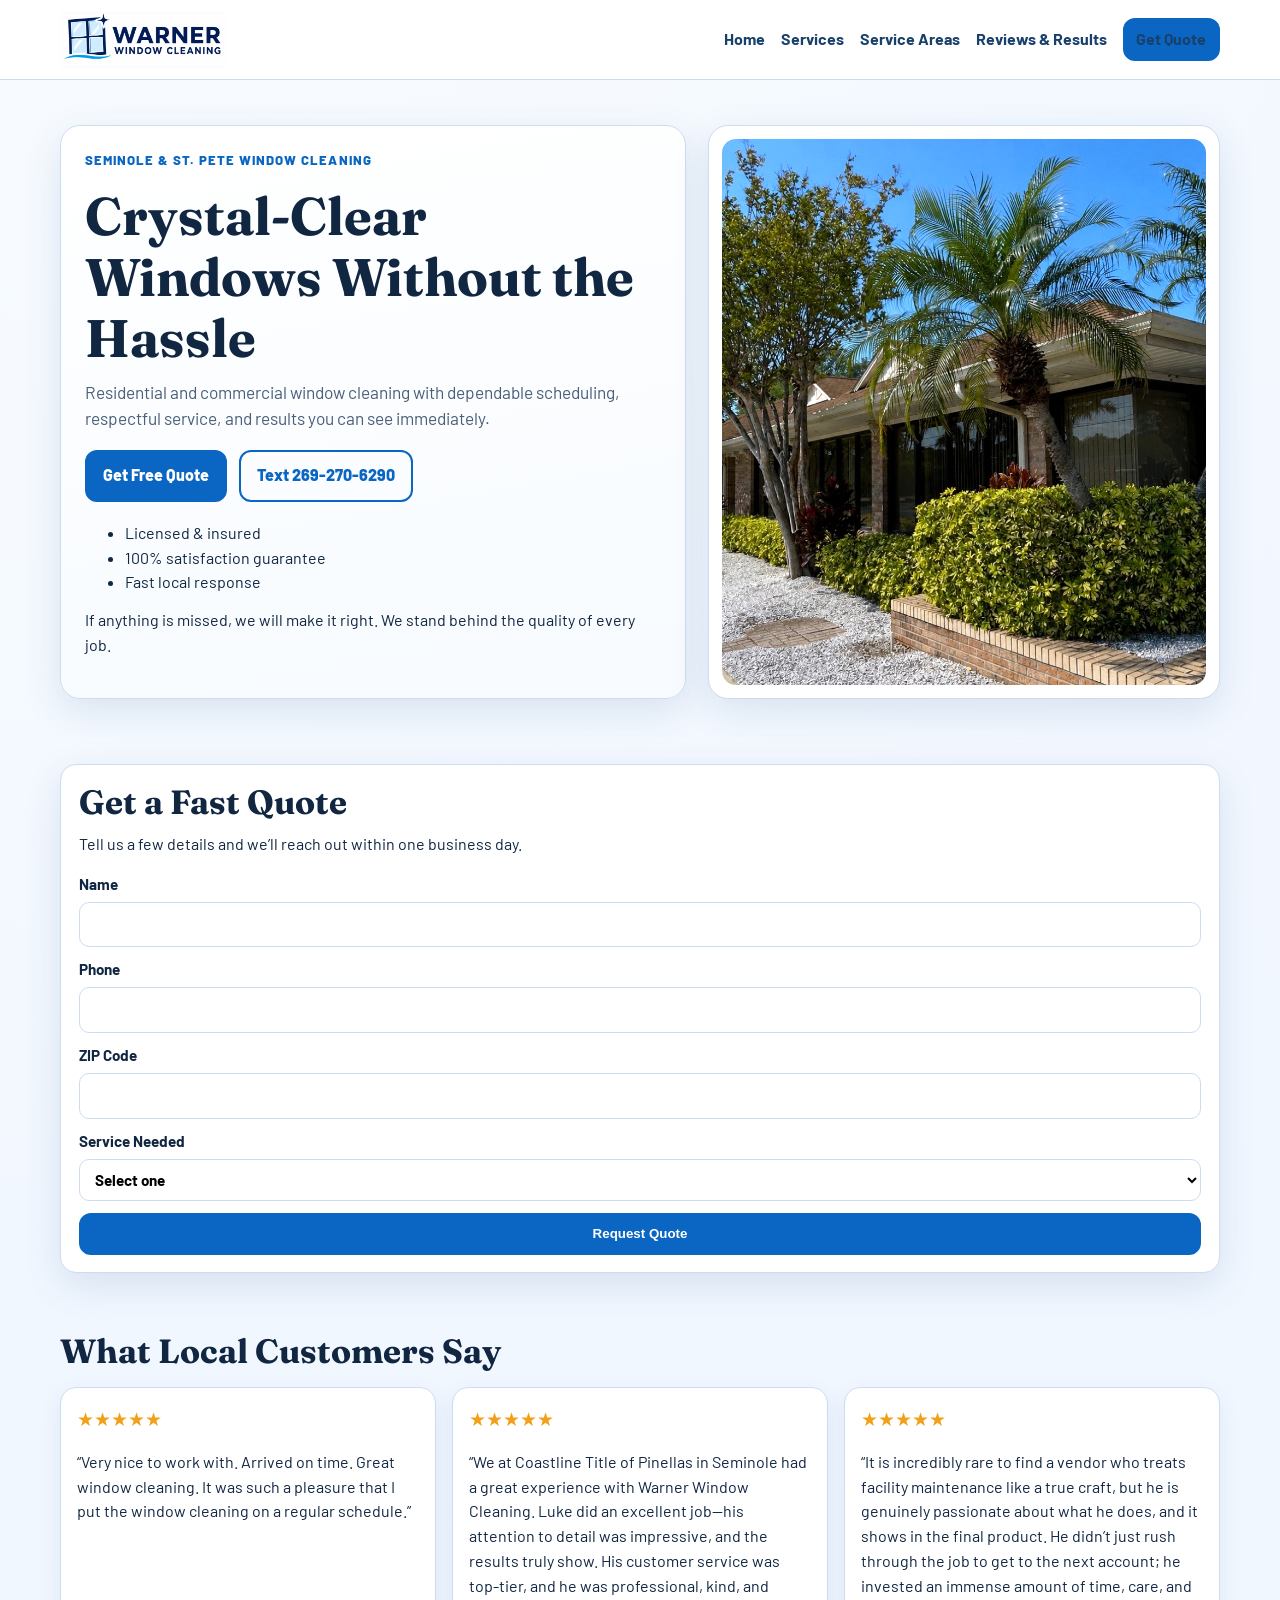
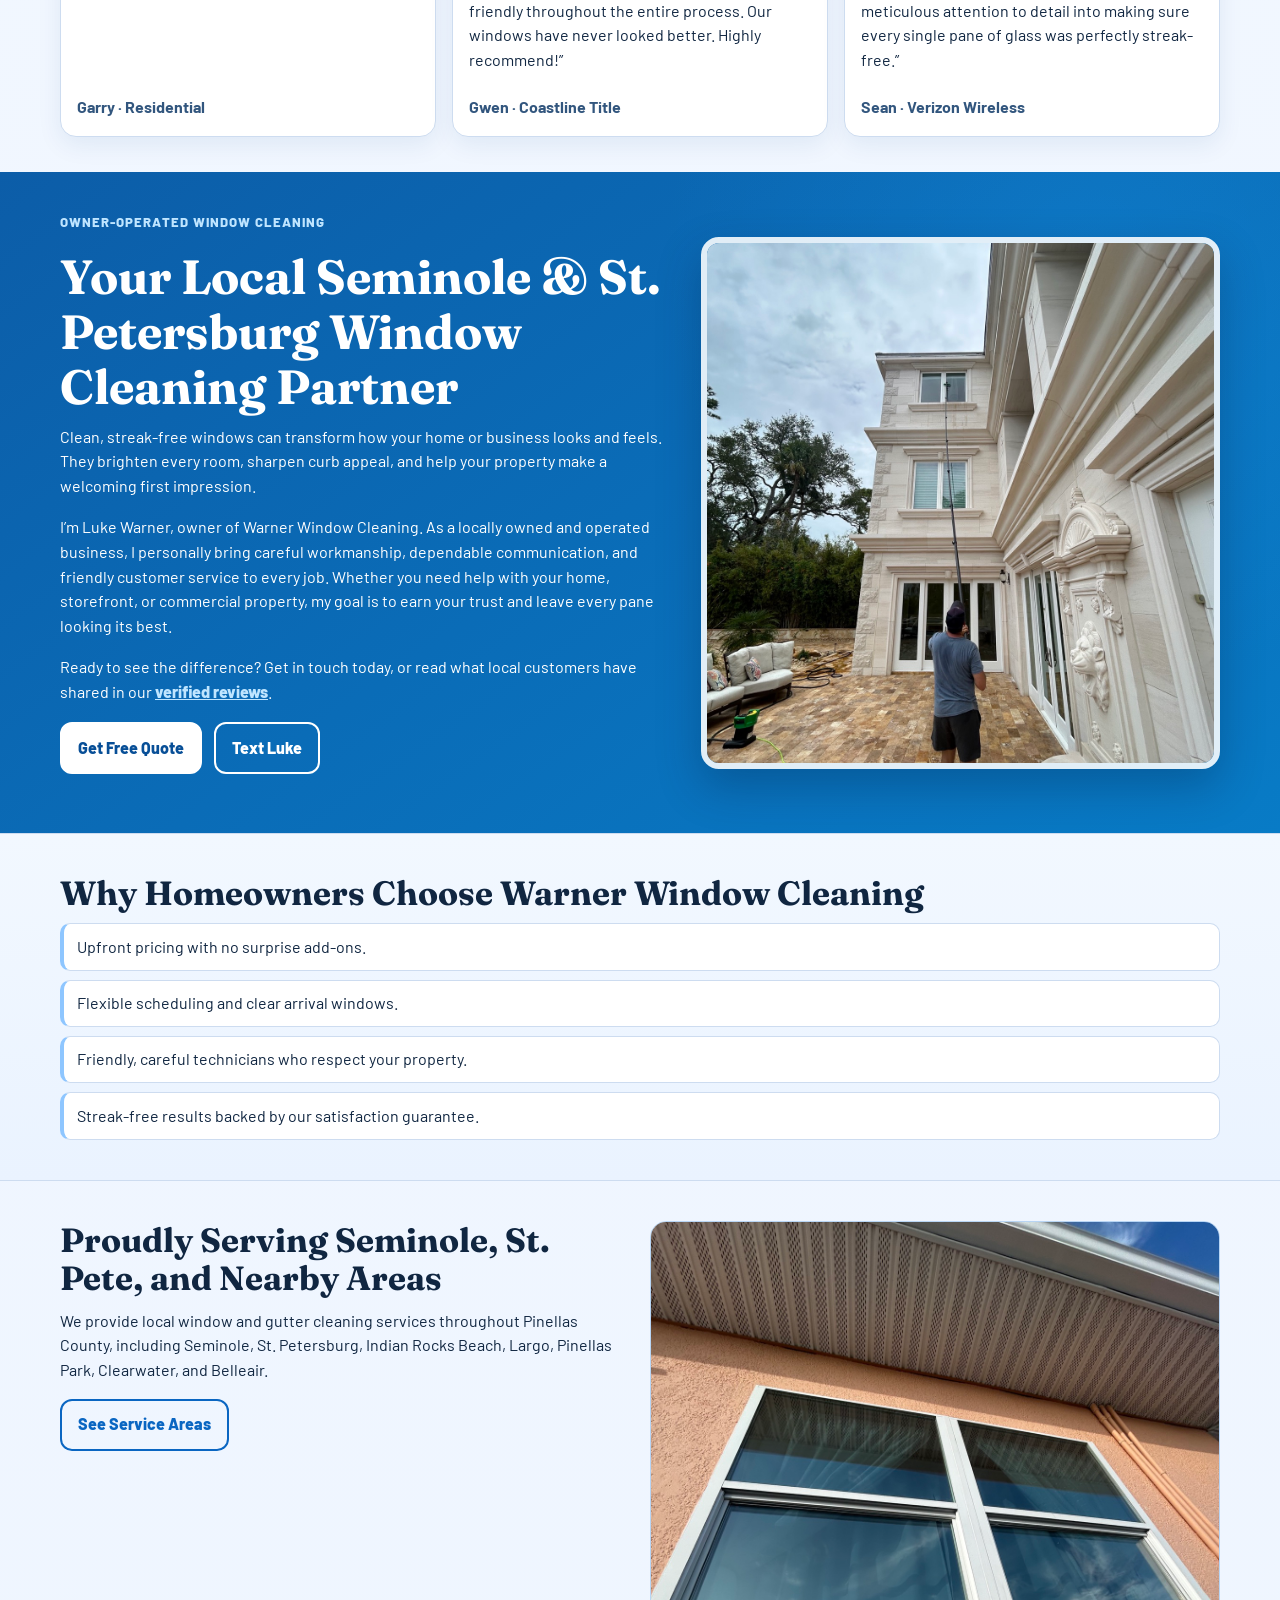
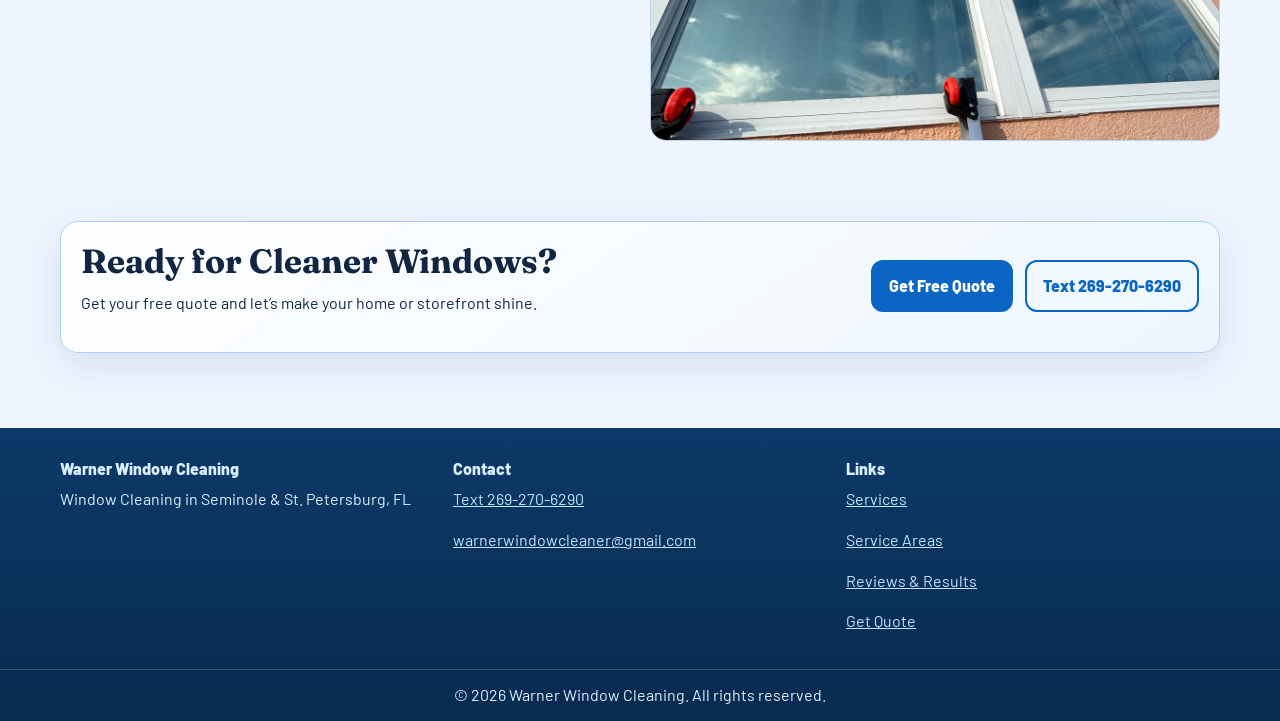
<file: index.html>
<!doctype html>
<html lang="en">
  <head>
    <meta charset="UTF-8" />
    <meta name="viewport" content="width=device-width, initial-scale=1.0" />
    <title>Window Cleaning in Seminole & St. Pete, FL | Warner Window Cleaning</title>
    <meta
      name="description"
      content="Warner Window Cleaning provides professional residential and commercial window and gutter cleaning in Seminole, St. Petersburg, and nearby Pinellas County areas. Request your free quote today."
    />
    <link rel="canonical" href="https://warnerwindowcleaning.com/" />
    <meta property="og:type" content="website" />
    <meta property="og:title" content="Window Cleaning in Seminole & St. Pete, FL | Warner Window Cleaning" />
    <meta
      property="og:description"
      content="Streak-free window cleaning with friendly local service, clear pricing, and fast quotes."
    />
    <meta property="og:url" content="https://warnerwindowcleaning.com/" />
    <meta property="og:image" content="https://warnerwindowcleaning.com/assets/images/before-after.png" />
    <meta name="twitter:card" content="summary_large_image" />
    <meta name="theme-color" content="#0c5b4f" />
    <link rel="preconnect" href="https://fonts.googleapis.com" />
    <link rel="preconnect" href="https://fonts.gstatic.com" crossorigin />
    <link
      href="https://fonts.googleapis.com/css2?family=Barlow:wght@400;500;600;700;800&family=Fraunces:opsz,wght@9..144,600;9..144,700&display=swap"
      rel="stylesheet"
    />
    <link rel="stylesheet" href="assets/styles.css" />
    <script type="application/ld+json">
      {
        "@context": "https://schema.org",
        "@type": "CleaningService",
        "name": "Warner Window Cleaning",
        "url": "https://warnerwindowcleaning.com/",
        "telephone": "+1-269-270-6290",
        "areaServed": [
          "Seminole, FL",
          "St. Petersburg, FL",
          "Indian Rocks Beach, FL",
          "Largo, FL",
          "Pinellas Park, FL",
          "Clearwater, FL",
          "Belleair, FL"
        ],
        "priceRange": "$$",
        "openingHoursSpecification": [
          {
            "@type": "OpeningHoursSpecification",
            "dayOfWeek": [
              "Monday",
              "Tuesday",
              "Wednesday",
              "Thursday",
              "Friday",
              "Saturday"
            ],
            "opens": "08:00",
            "closes": "18:00"
          }
        ],
        "sameAs": ["https://share.google/bJlbLmlFiKr2hwmGe"]
      }
    </script>
  </head>
  <body>
    <a class="skip-link" href="#main-content">Skip to content</a>

    <header class="site-header">
      <div class="container nav-wrap">
        <a class="logo" href="index.html" aria-label="Go to homepage">
          <img
            src="assets/images/logo-main.png"
            alt="Warner Window Cleaning"
          />
        </a>
        <button class="nav-toggle" aria-expanded="false" aria-controls="site-nav">Menu</button>
        <nav id="site-nav" class="site-nav" aria-label="Primary">
          <a href="index.html">Home</a>
          <a href="services.html">Services</a>
          <a href="service-areas.html">Service Areas</a>
          <a href="reviews.html">Reviews & Results</a>
          <a href="contact.html" class="btn btn-sm">Get Quote</a>
        </nav>
      </div>
    </header>

    <main id="main-content">
      <section class="hero">
        <div class="container hero-grid">
          <div class="hero-copy">
            <p class="eyebrow">Seminole & St. Pete Window Cleaning</p>
            <h1>Crystal-Clear Windows Without the Hassle</h1>
            <p class="lead">
              Residential and commercial window cleaning with dependable scheduling, respectful
              service, and results you can see immediately.
            </p>
            <div class="cta-row">
              <a class="btn" href="contact.html">Get Free Quote</a>
              <a class="btn btn-ghost" href="sms:+12692706290">Text 269-270-6290</a>
            </div>
            <ul class="trust-list">
              <li>Licensed & insured</li>
              <li>100% satisfaction guarantee</li>
              <li>Fast local response</li>
            </ul>
            <p>
              If anything is missed, we will make it right. We stand behind the quality of every job.
            </p>
          </div>
          <aside class="hero-media" aria-label="Featured work photos">
            <img
              class="hero-main-image"
              src="assets/images/hero-job-photo.jpeg"
              alt="Freshly cleaned windows on a local commercial property"
              fetchpriority="high"
            />
          </aside>
        </div>
      </section>

      <section class="section">
        <div class="container">
          <aside class="quote-card" aria-label="Quick quote form">
            <h2>Get a Fast Quote</h2>
            <p>Tell us a few details and we’ll reach out within one business day.</p>
            <form
              name="quick-quote"
              method="POST"
              action="/thank-you"
              data-netlify="true"
              netlify-honeypot="bot-field"
            >
              <input type="hidden" name="form-name" value="quick-quote" />
              <p class="hidden-field">
                <label>Don’t fill this out: <input name="bot-field" /></label>
              </p>
              <label>
                Name
                <input name="name" type="text" required />
              </label>
              <label>
                Phone
                <input name="phone" type="tel" required />
              </label>
              <label>
                ZIP Code
                <input name="zip" type="text" required />
              </label>
              <label>
                Service Needed
                <select name="service" required>
                  <option value="">Select one</option>
                  <option>Exterior Window Cleaning</option>
                  <option>Interior + Exterior Window Cleaning</option>
                  <option>Screen & Track Detailing</option>
                  <option>Gutter Cleaning</option>
                  <option>Commercial Storefront</option>
                </select>
              </label>
              <button class="btn btn-block" type="submit">Request Quote</button>
            </form>
          </aside>
        </div>
      </section>

      <section class="proof">
        <div class="container">
          <h2>What Local Customers Say</h2>
          <div class="proof-grid">
            <article class="review-card">
              <p class="stars" aria-label="5 out of 5 stars">★★★★★</p>
              <p>
                “Very nice to work with. Arrived on time. Great window cleaning. It was such a
                pleasure that I put the window cleaning on a regular schedule.”
              </p>
              <p class="review-meta">Garry · Residential</p>
            </article>
            <article class="review-card">
              <p class="stars" aria-label="5 out of 5 stars">★★★★★</p>
              <p>
                “We at Coastline Title of Pinellas in Seminole had a great experience with Warner
                Window Cleaning. Luke did an excellent job—his attention to detail was impressive,
                and the results truly show. His customer service was top-tier, and he was
                professional, kind, and friendly throughout the entire process. Our windows have
                never looked better. Highly recommend!”
              </p>
              <p class="review-meta">Gwen · Coastline Title</p>
            </article>
            <article class="review-card">
              <p class="stars" aria-label="5 out of 5 stars">★★★★★</p>
              <p>
                “It is incredibly rare to find a vendor who treats facility maintenance like a true
                craft, but he is genuinely passionate about what he does, and it shows in the final
                product. He didn’t just rush through the job to get to the next account; he invested
                an immense amount of time, care, and meticulous attention to detail into making sure
                every single pane of glass was perfectly streak-free.”
              </p>
              <p class="review-meta">Sean · Verizon Wireless</p>
            </article>
          </div>
        </div>
      </section>

      <section class="section local-intro-section">
        <div class="container local-intro">
          <div class="local-intro-copy">
            <p class="eyebrow">Owner-Operated Window Cleaning</p>
            <h2>Your Local Seminole & St. Petersburg Window Cleaning Partner</h2>
            <p>
              Clean, streak-free windows can transform how your home or business looks and feels.
              They brighten every room, sharpen curb appeal, and help your property make a
              welcoming first impression.
            </p>
            <p>
              I’m Luke Warner, owner of Warner Window Cleaning. As a locally owned and operated
              business, I personally bring careful workmanship, dependable communication, and
              friendly customer service to every job. Whether you need help with your home,
              storefront, or commercial property, my goal is to earn your trust and leave every
              pane looking its best.
            </p>
            <p>
              Ready to see the difference? Get in touch today, or read what local customers have
              shared in our <a href="reviews.html">verified reviews</a>.
            </p>
            <div class="cta-row">
              <a class="btn" href="contact.html">Get Free Quote</a>
              <a class="btn btn-ghost" href="sms:+12692706290">Text Luke</a>
            </div>
          </div>
          <figure class="local-intro-photo">
            <img
              src="assets/images/luke-window-cleaning.jpeg"
              alt="Luke Warner using a water-fed pole to clean upper-story windows"
              loading="lazy"
            />
          </figure>
        </div>
      </section>

      <section class="section section-alt">
        <div class="container">
          <h2>Why Homeowners Choose Warner Window Cleaning</h2>
          <div class="bullets">
            <p>Upfront pricing with no surprise add-ons.</p>
            <p>Flexible scheduling and clear arrival windows.</p>
            <p>Friendly, careful technicians who respect your property.</p>
            <p>Streak-free results backed by our satisfaction guarantee.</p>
          </div>
        </div>
      </section>

      <section class="section">
        <div class="container two-col">
          <div>
            <h2>Proudly Serving Seminole, St. Pete, and Nearby Areas</h2>
            <p>
              We provide local window and gutter cleaning services throughout Pinellas County,
              including Seminole, St. Petersburg, Indian Rocks Beach, Largo, Pinellas Park,
              Clearwater, and Belleair.
            </p>
            <a class="btn btn-ghost" href="service-areas.html">See Service Areas</a>
          </div>
          <div class="map-box map-box-contain">
            <img
              src="assets/images/service-area-windows.jpeg"
              alt="Clean residential windows reflecting the sky above a safely positioned ladder"
            />
          </div>
        </div>
      </section>

      <section class="section section-cta">
        <div class="container cta-banner">
          <div>
            <h2>Ready for Cleaner Windows?</h2>
            <p>Get your free quote and let’s make your home or storefront shine.</p>
          </div>
          <div class="cta-row">
            <a class="btn" href="contact.html">Get Free Quote</a>
            <a class="btn btn-ghost" href="sms:+12692706290">Text 269-270-6290</a>
          </div>
        </div>
      </section>
    </main>

    <footer class="site-footer">
      <div class="container footer-grid">
        <div>
          <p class="footer-title">Warner Window Cleaning</p>
          <p>Window Cleaning in Seminole & St. Petersburg, FL</p>
        </div>
        <div>
          <p class="footer-title">Contact</p>
          <p><a href="sms:+12692706290">Text 269-270-6290</a></p>
          <p><a href="mailto:warnerwindowcleaner@gmail.com">warnerwindowcleaner@gmail.com</a></p>
        </div>
        <div>
          <p class="footer-title">Links</p>
          <p><a href="services.html">Services</a></p>
          <p><a href="service-areas.html">Service Areas</a></p>
          <p><a href="reviews.html">Reviews & Results</a></p>
          <p><a href="contact.html">Get Quote</a></p>
        </div>
      </div>
      <p class="copyright">© <span id="year"></span> Warner Window Cleaning. All rights reserved.</p>
    </footer>

    <script src="assets/script.js" defer></script>
  </body>
</html>
</file>
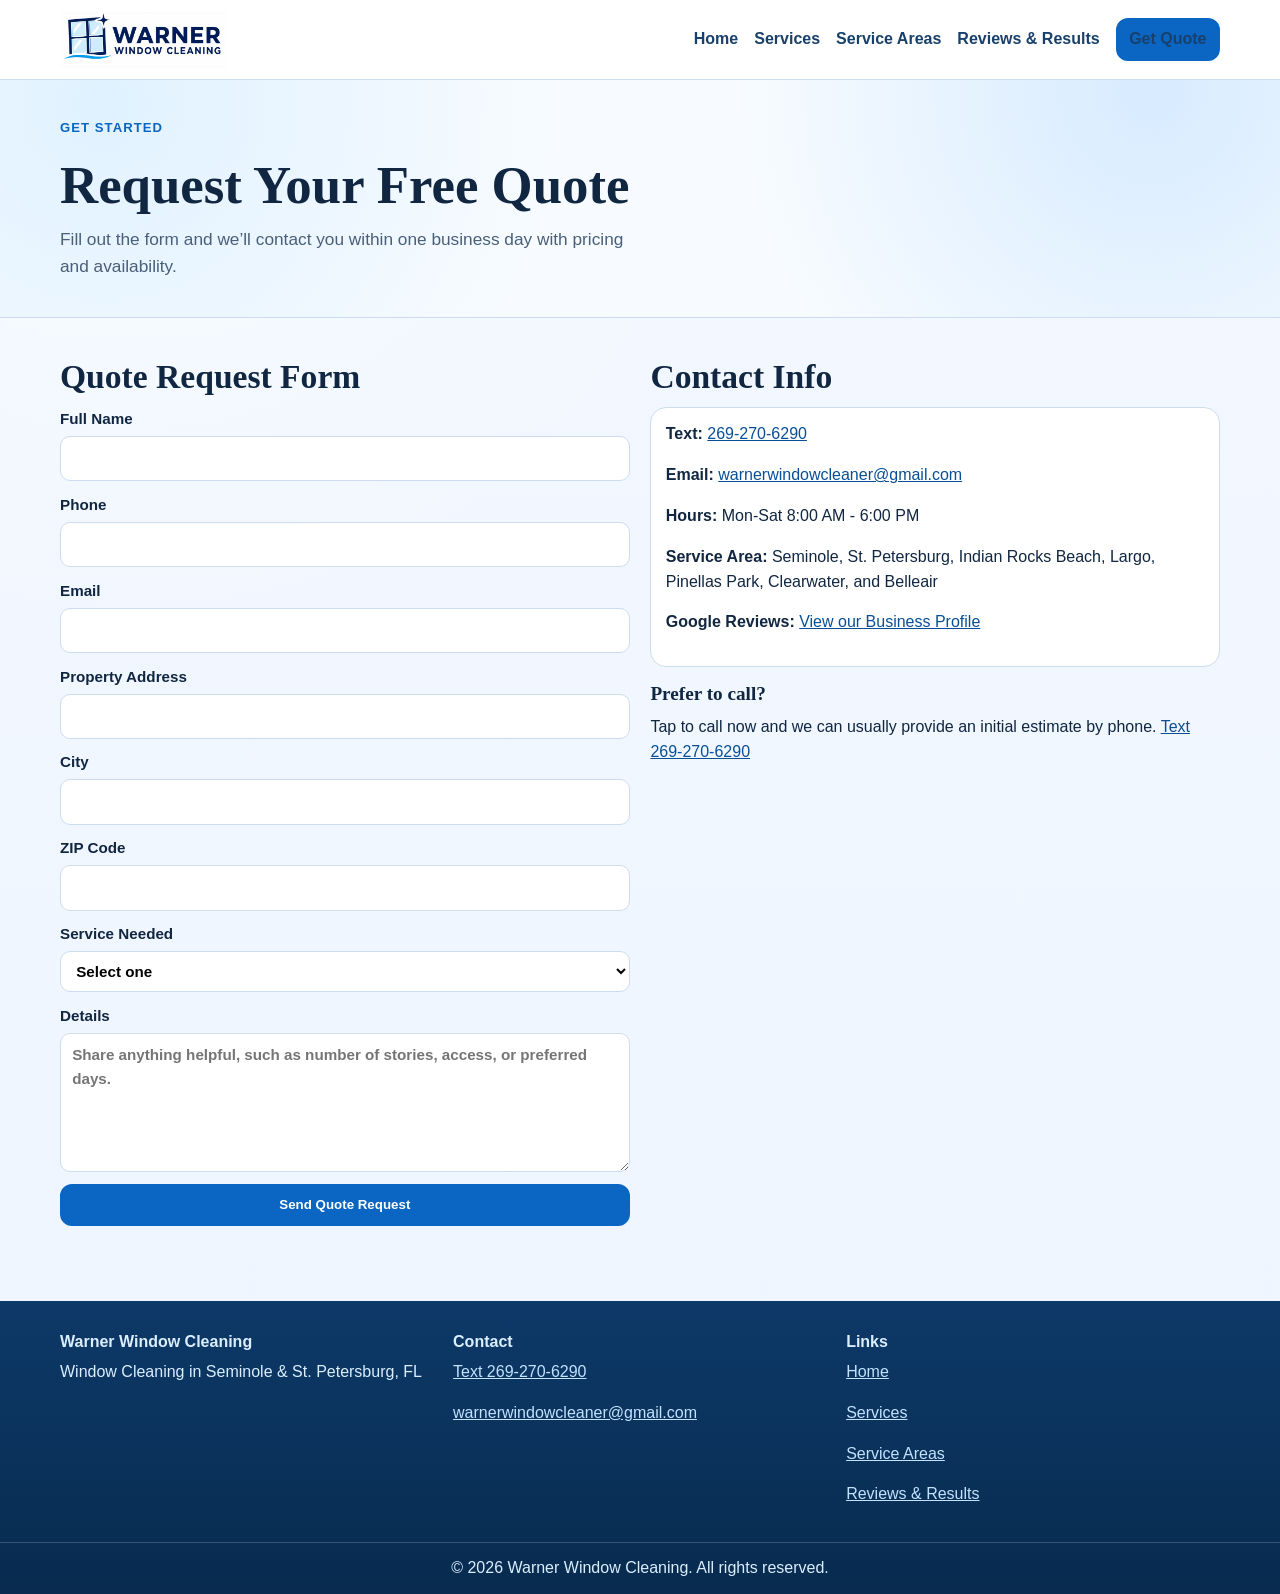
<file: contact.html>
<!doctype html>
<html lang="en">
  <head>
    <meta charset="UTF-8" />
    <meta name="viewport" content="width=device-width, initial-scale=1.0" />
    <title>Get a Free Window Cleaning Quote | Warner Window Cleaning</title>
    <meta
      name="description"
      content="Request a free window cleaning quote from Warner Window Cleaning. Serving Seminole, St. Petersburg, Indian Rocks Beach, Largo, Pinellas Park, Clearwater, and Belleair."
    />
    <link rel="canonical" href="https://warnerwindowcleaning.com/contact.html" />
    <link rel="stylesheet" href="assets/styles.css" />
  </head>
  <body>
    <header class="site-header">
      <div class="container nav-wrap">
        <a class="logo" href="index.html">
          <img
            src="assets/images/logo-main.png"
            alt="Warner Window Cleaning"
          />
        </a>
        <button class="nav-toggle" aria-expanded="false" aria-controls="site-nav">Menu</button>
        <nav id="site-nav" class="site-nav" aria-label="Primary">
          <a href="index.html">Home</a>
          <a href="services.html">Services</a>
          <a href="service-areas.html">Service Areas</a>
          <a href="reviews.html">Reviews & Results</a>
          <a href="contact.html" aria-current="page" class="btn btn-sm">Get Quote</a>
        </nav>
      </div>
    </header>

    <main>
      <section class="page-hero">
        <div class="container">
          <p class="eyebrow">Get Started</p>
          <h1>Request Your Free Quote</h1>
          <p class="lead">
            Fill out the form and we’ll contact you within one business day with pricing and
            availability.
          </p>
        </div>
      </section>

      <section class="section">
        <div class="container two-col">
          <div>
            <h2>Quote Request Form</h2>
            <form
              name="full-quote"
              method="POST"
              action="/thank-you"
              data-netlify="true"
              netlify-honeypot="bot-field"
            >
              <input type="hidden" name="form-name" value="full-quote" />
              <p class="hidden-field">
                <label>Don’t fill this out: <input name="bot-field" /></label>
              </p>
              <label>
                Full Name
                <input name="name" type="text" required />
              </label>
              <label>
                Phone
                <input name="phone" type="tel" required />
              </label>
              <label>
                Email
                <input name="email" type="email" required />
              </label>
              <label>
                Property Address
                <input name="address" type="text" required />
              </label>
              <label>
                City
                <input name="city" type="text" required />
              </label>
              <label>
                ZIP Code
                <input name="zip" type="text" required />
              </label>
              <label>
                Service Needed
                <select name="service" required>
                  <option value="">Select one</option>
                  <option>Exterior Window Cleaning</option>
                  <option>Interior + Exterior Window Cleaning</option>
                  <option>Screen & Track Detailing</option>
                  <option>Gutter Cleaning</option>
                  <option>Commercial Storefront</option>
                  <option>Recurring Service Plan</option>
                </select>
              </label>
              <label>
                Details
                <textarea
                  name="message"
                  rows="5"
                  placeholder="Share anything helpful, such as number of stories, access, or preferred days."
                ></textarea>
              </label>
              <button class="btn btn-block" type="submit">Send Quote Request</button>
            </form>
          </div>

          <aside>
            <h2>Contact Info</h2>
            <div class="contact-card">
              <p><strong>Text:</strong> <a href="sms:+12692706290">269-270-6290</a></p>
              <p><strong>Email:</strong> <a href="mailto:warnerwindowcleaner@gmail.com">warnerwindowcleaner@gmail.com</a></p>
              <p><strong>Hours:</strong> Mon-Sat 8:00 AM - 6:00 PM</p>
              <p>
                <strong>Service Area:</strong> Seminole, St. Petersburg, Indian Rocks Beach, Largo,
                Pinellas Park, Clearwater, and Belleair
              </p>
              <p>
                <strong>Google Reviews:</strong>
                <a href="https://share.google/bJlbLmlFiKr2hwmGe">View our Business Profile</a>
              </p>
            </div>
            <h3>Prefer to call?</h3>
            <p>
              Tap to call now and we can usually provide an initial estimate by phone.
              <a href="sms:+12692706290">Text 269-270-6290</a>
            </p>
          </aside>
        </div>
      </section>
    </main>

    <footer class="site-footer">
      <div class="container footer-grid">
        <div>
          <p class="footer-title">Warner Window Cleaning</p>
          <p>Window Cleaning in Seminole & St. Petersburg, FL</p>
        </div>
        <div>
          <p class="footer-title">Contact</p>
          <p><a href="sms:+12692706290">Text 269-270-6290</a></p>
          <p><a href="mailto:warnerwindowcleaner@gmail.com">warnerwindowcleaner@gmail.com</a></p>
        </div>
        <div>
          <p class="footer-title">Links</p>
          <p><a href="index.html">Home</a></p>
          <p><a href="services.html">Services</a></p>
          <p><a href="service-areas.html">Service Areas</a></p>
          <p><a href="reviews.html">Reviews & Results</a></p>
        </div>
      </div>
      <p class="copyright">© <span id="year"></span> Warner Window Cleaning. All rights reserved.</p>
    </footer>
    <script src="assets/script.js" defer></script>
  </body>
</html>
</file>
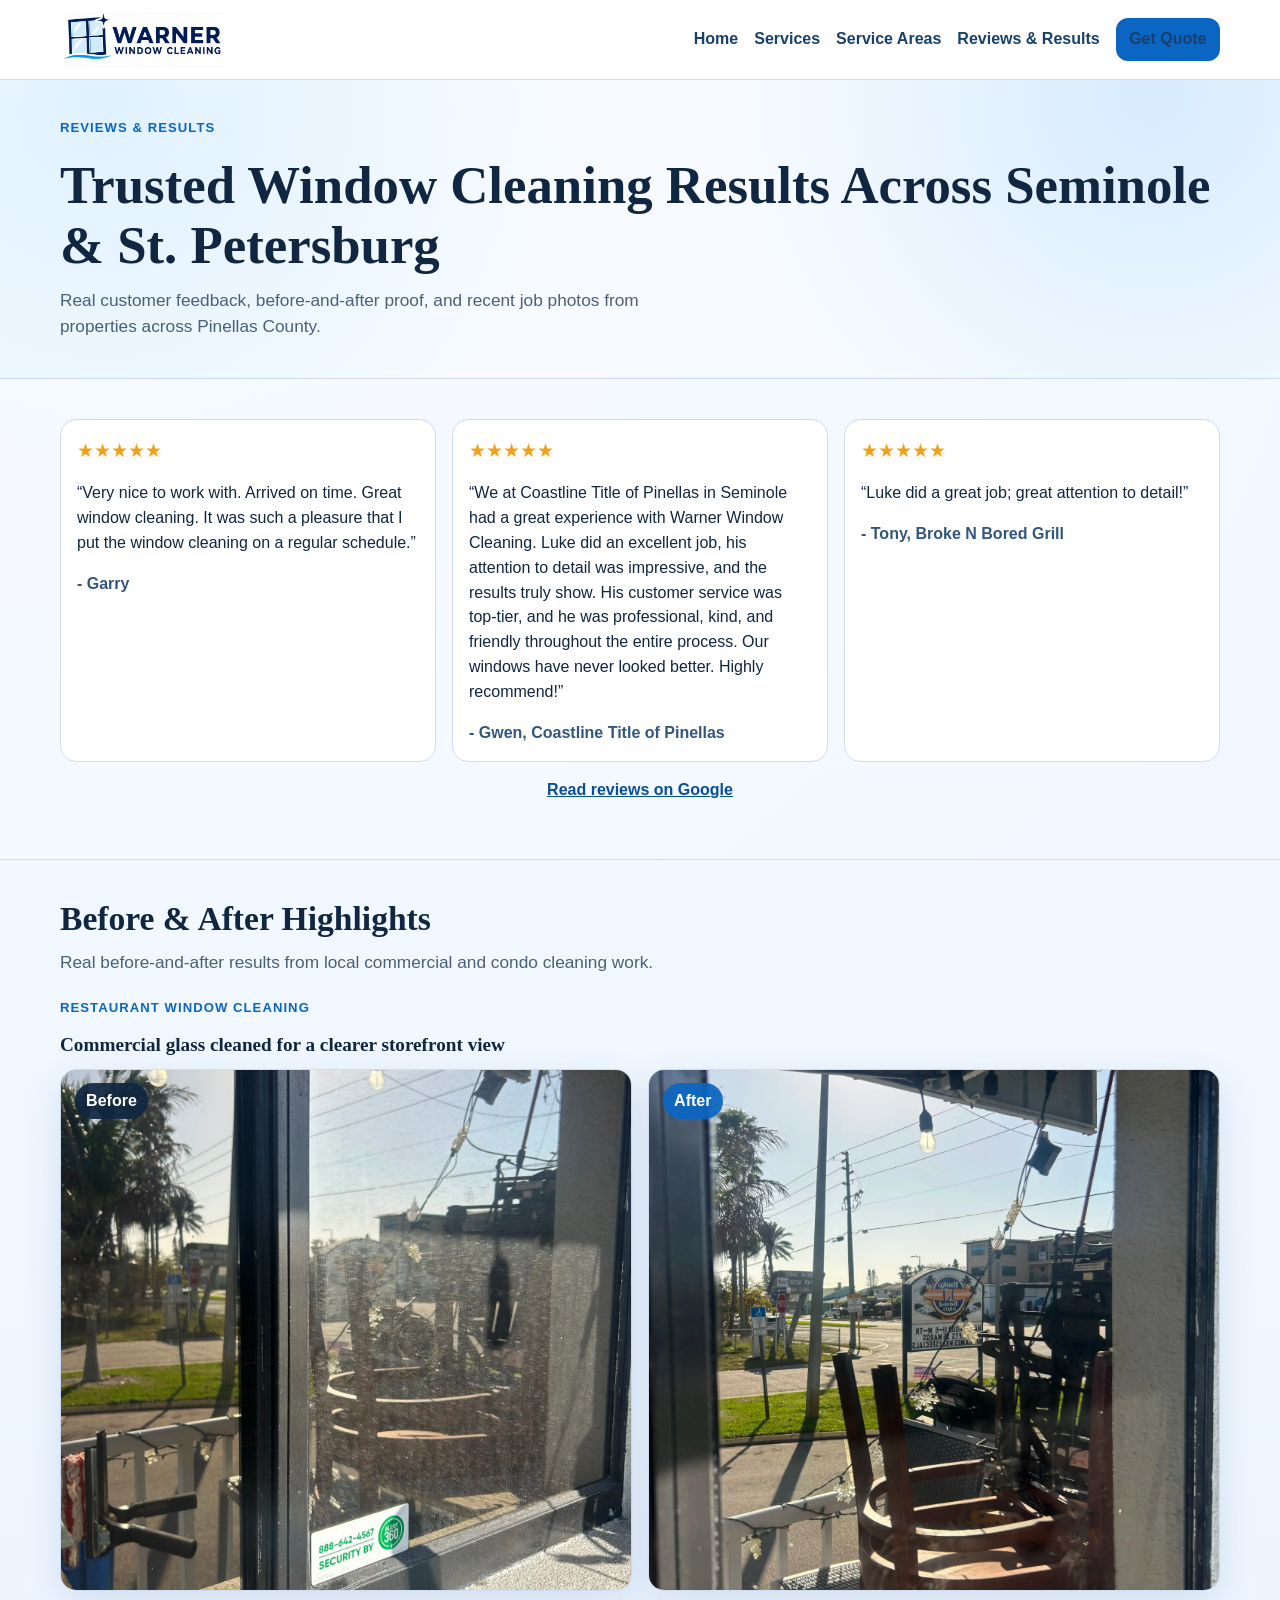
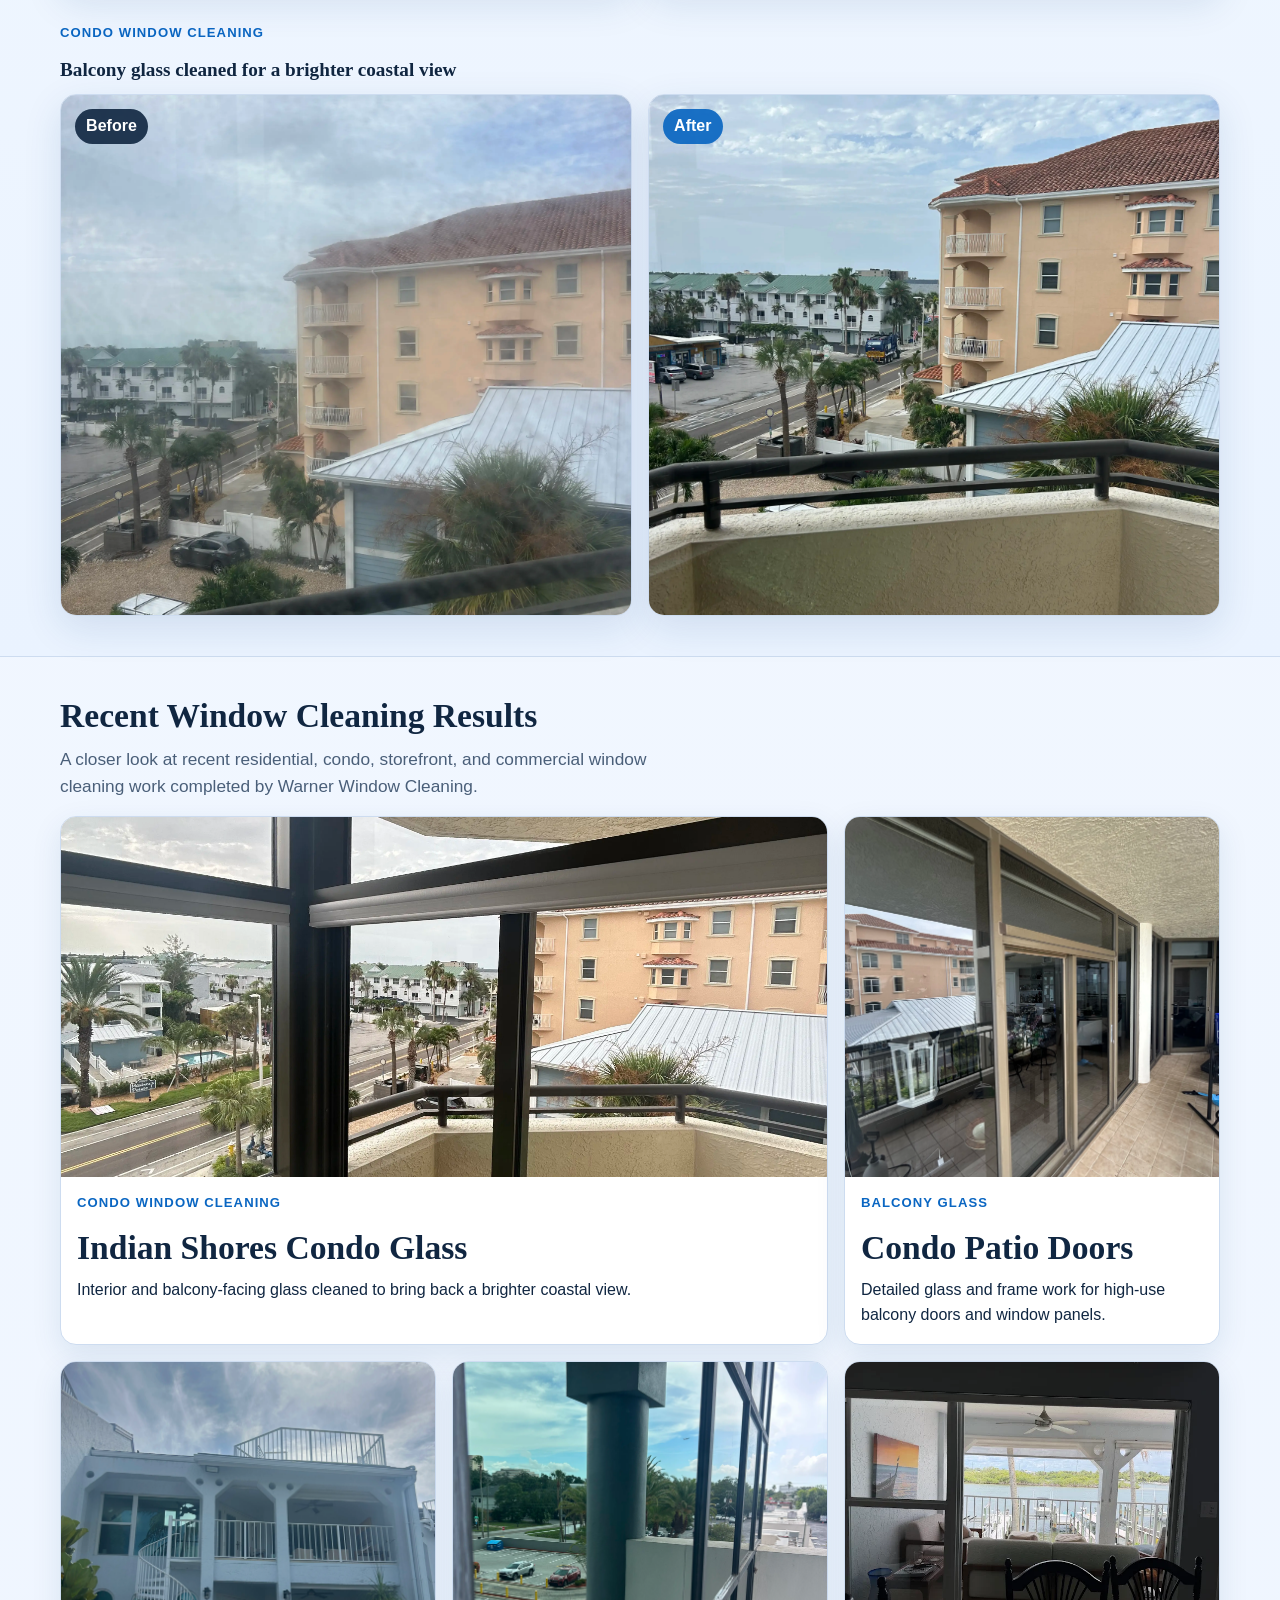
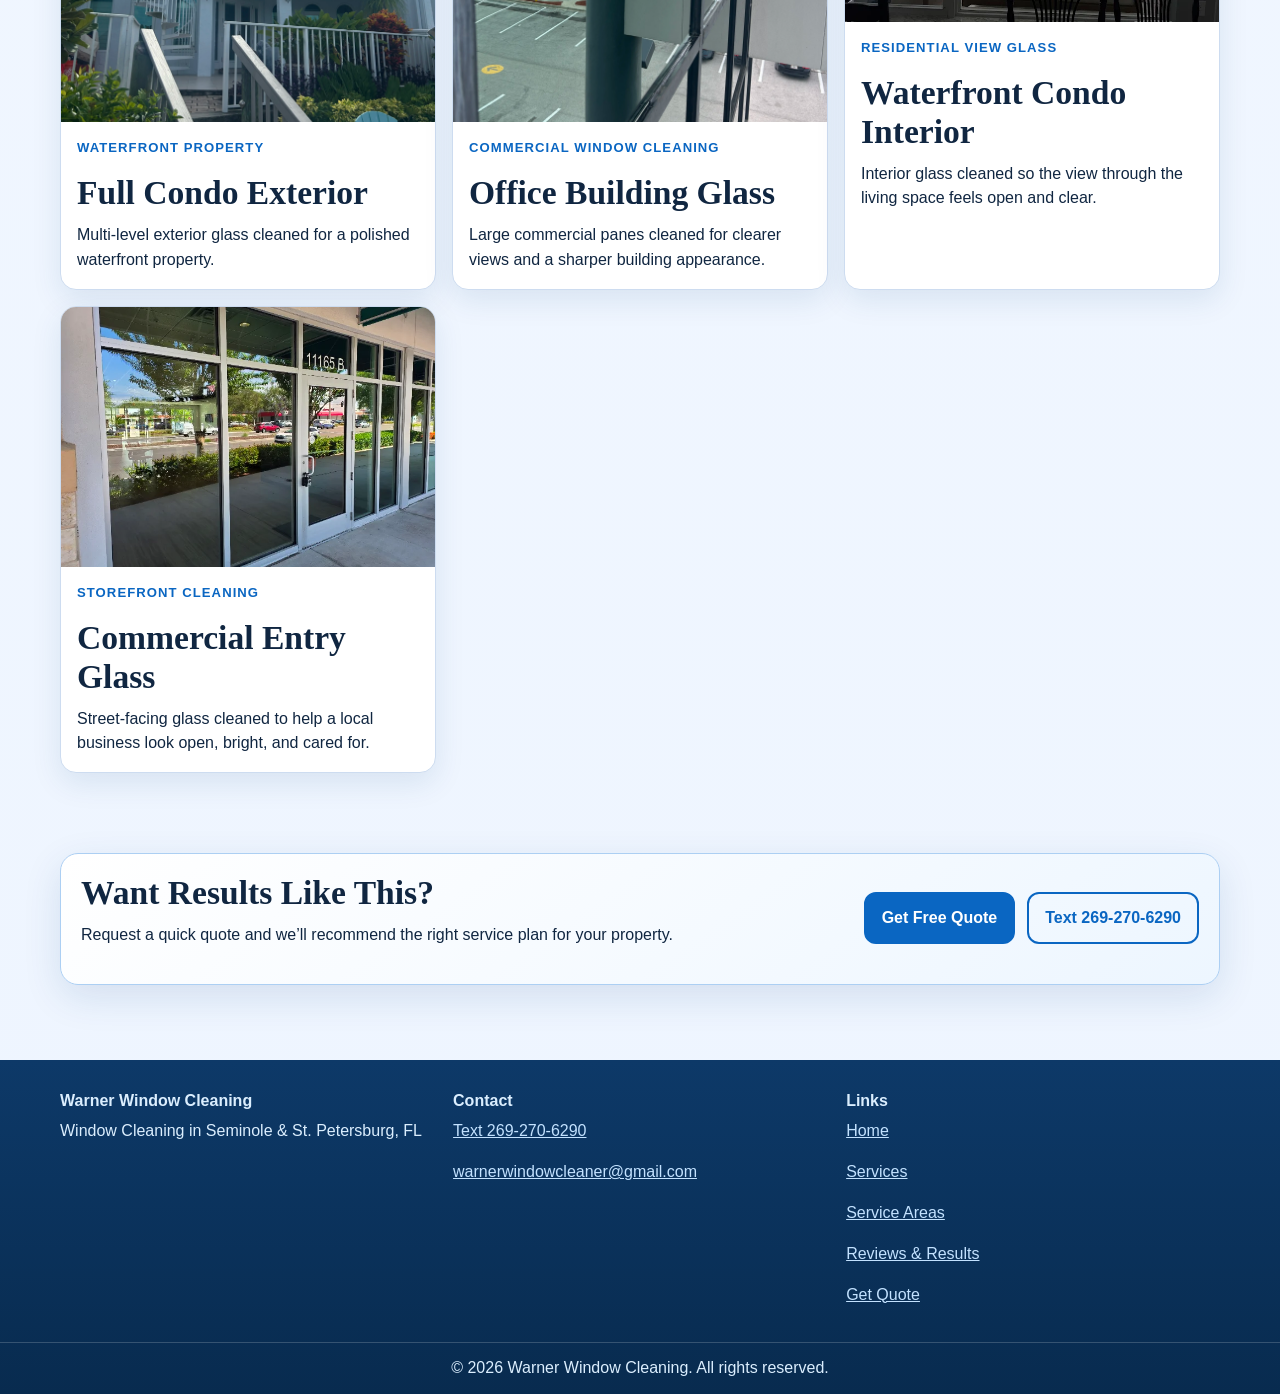
<file: reviews.html>
<!doctype html>
<html lang="en">
  <head>
    <meta charset="UTF-8" />
    <meta name="viewport" content="width=device-width, initial-scale=1.0" />
    <title>Reviews & Results | Warner Window Cleaning</title>
    <meta
      name="description"
      content="See what local customers say about Warner Window Cleaning and view before/after results from window cleaning projects in Seminole and St. Petersburg."
    />
    <link rel="canonical" href="https://warnerwindowcleaning.com/reviews.html" />
    <link rel="stylesheet" href="assets/styles.css" />
  </head>
  <body>
    <header class="site-header">
      <div class="container nav-wrap">
        <a class="logo" href="index.html">
          <img
            src="assets/images/logo-main.png"
            alt="Warner Window Cleaning"
          />
        </a>
        <button class="nav-toggle" aria-expanded="false" aria-controls="site-nav">Menu</button>
        <nav id="site-nav" class="site-nav" aria-label="Primary">
          <a href="index.html">Home</a>
          <a href="services.html">Services</a>
          <a href="service-areas.html">Service Areas</a>
          <a href="reviews.html" aria-current="page">Reviews & Results</a>
          <a href="contact.html" class="btn btn-sm">Get Quote</a>
        </nav>
      </div>
    </header>

    <main>
      <section class="page-hero">
        <div class="container">
          <p class="eyebrow">Reviews & Results</p>
          <h1>Trusted Window Cleaning Results Across Seminole & St. Petersburg</h1>
          <p class="lead">
            Real customer feedback, before-and-after proof, and recent job photos from properties
            across Pinellas County.
          </p>
        </div>
      </section>

      <section class="section">
        <div class="container cards">
          <article class="card review-card">
            <p class="stars">★★★★★</p>
            <p>
              “Very nice to work with. Arrived on time. Great window cleaning. It was such a pleasure
              that I put the window cleaning on a regular schedule.”
            </p>
            <p class="review-meta">- Garry</p>
          </article>
          <article class="card review-card">
            <p class="stars">★★★★★</p>
            <p>
              “We at Coastline Title of Pinellas in Seminole had a great experience with Warner Window
              Cleaning. Luke did an excellent job, his attention to detail was impressive, and the
              results truly show. His customer service was top-tier, and he was professional, kind, and
              friendly throughout the entire process. Our windows have never looked better. Highly
              recommend!”
            </p>
            <p class="review-meta">- Gwen, Coastline Title of Pinellas</p>
          </article>
          <article class="card review-card">
            <p class="stars">★★★★★</p>
            <p>“Luke did a great job; great attention to detail!”</p>
            <p class="review-meta">- Tony, Broke N Bored Grill</p>
          </article>
        </div>
        <p class="center-link">
          <a href="https://share.google/bJlbLmlFiKr2hwmGe">Read reviews on Google</a>
        </p>
      </section>

      <section class="section section-alt">
        <div class="container">
          <h2>Before & After Highlights</h2>
          <p class="lead">Real before-and-after results from local commercial and condo cleaning work.</p>
          <div class="results-showcase">
            <article class="before-after-set">
              <div>
                <p class="eyebrow">Restaurant Window Cleaning</p>
                <h3>Commercial glass cleaned for a clearer storefront view</h3>
              </div>
              <div class="before-after-grid">
                <figure class="before-after-card">
                  <span class="photo-label">Before</span>
                  <img
                    src="assets/images/restaurant-before.webp"
                    alt="Restaurant window before commercial cleaning with visible buildup and haze"
                  />
                </figure>
                <figure class="before-after-card">
                  <span class="photo-label photo-label-after">After</span>
                  <img
                    src="assets/images/restaurant-after.webp"
                    alt="Restaurant window after commercial cleaning with clearer glass and reflections"
                  />
                </figure>
              </div>
            </article>

            <article class="before-after-set">
              <div>
                <p class="eyebrow">Condo Window Cleaning</p>
                <h3>Balcony glass cleaned for a brighter coastal view</h3>
              </div>
              <div class="before-after-grid">
                <figure class="before-after-card">
                  <span class="photo-label">Before</span>
                  <img
                    src="assets/images/condo-before.webp"
                    alt="Condo balcony window before cleaning with haze across the view"
                  />
                </figure>
                <figure class="before-after-card">
                  <span class="photo-label photo-label-after">After</span>
                  <img
                    src="assets/images/condo-after.webp"
                    alt="Condo balcony window after cleaning with a clearer coastal view"
                  />
                </figure>
              </div>
            </article>
          </div>
        </div>
      </section>

      <section class="section">
        <div class="container">
          <h2>Recent Window Cleaning Results</h2>
          <p class="lead">
            A closer look at recent residential, condo, storefront, and commercial window cleaning
            work completed by Warner Window Cleaning.
          </p>
          <div class="results-page-grid">
            <article class="project-card project-card-large">
              <img
                src="assets/images/results-indian-shores-condo-view.webp"
                alt="Clean Indian Shores condo windows overlooking the coastline"
              />
              <div>
                <p class="eyebrow">Condo Window Cleaning</p>
                <h2>Indian Shores Condo Glass</h2>
                <p>Interior and balcony-facing glass cleaned to bring back a brighter coastal view.</p>
              </div>
            </article>

            <article class="project-card">
              <img
                src="assets/images/results-indian-shores-balcony-glass.webp"
                alt="Clean sliding glass doors and balcony windows at an Indian Shores condo"
              />
              <div>
                <p class="eyebrow">Balcony Glass</p>
                <h2>Condo Patio Doors</h2>
                <p>Detailed glass and frame work for high-use balcony doors and window panels.</p>
              </div>
            </article>

            <article class="project-card">
              <img
                src="assets/images/results-waterfront-condo-exterior.webp"
                alt="Waterfront condo exterior with clean upper windows and bright white railings"
              />
              <div>
                <p class="eyebrow">Waterfront Property</p>
                <h2>Full Condo Exterior</h2>
                <p>Multi-level exterior glass cleaned for a polished waterfront property.</p>
              </div>
            </article>

            <article class="project-card">
              <img
                src="assets/images/results-commercial-office-building.webp"
                alt="Clean commercial office building windows reflecting the sky"
              />
              <div>
                <p class="eyebrow">Commercial Window Cleaning</p>
                <h2>Office Building Glass</h2>
                <p>Large commercial panes cleaned for clearer views and a sharper building appearance.</p>
              </div>
            </article>

            <article class="project-card project-card-wide">
              <img
                src="assets/images/results-waterfront-condo-interior.webp"
                alt="Waterfront condo windows framing a clean marina view"
              />
              <div>
                <p class="eyebrow">Residential View Glass</p>
                <h2>Waterfront Condo Interior</h2>
                <p>Interior glass cleaned so the view through the living space feels open and clear.</p>
              </div>
            </article>

            <article class="project-card project-card-wide">
              <img
                src="assets/images/results-storefront-glass.webp"
                alt="Clean storefront glass across a local commercial entrance"
              />
              <div>
                <p class="eyebrow">Storefront Cleaning</p>
                <h2>Commercial Entry Glass</h2>
                <p>Street-facing glass cleaned to help a local business look open, bright, and cared for.</p>
              </div>
            </article>
          </div>
        </div>
      </section>

      <section class="section section-cta">
        <div class="container cta-banner">
          <div>
            <h2>Want Results Like This?</h2>
            <p>Request a quick quote and we’ll recommend the right service plan for your property.</p>
          </div>
          <div class="cta-row">
            <a class="btn" href="contact.html">Get Free Quote</a>
            <a class="btn btn-ghost" href="sms:+12692706290">Text 269-270-6290</a>
          </div>
        </div>
      </section>
    </main>

    <footer class="site-footer">
      <div class="container footer-grid">
        <div>
          <p class="footer-title">Warner Window Cleaning</p>
          <p>Window Cleaning in Seminole & St. Petersburg, FL</p>
        </div>
        <div>
          <p class="footer-title">Contact</p>
          <p><a href="sms:+12692706290">Text 269-270-6290</a></p>
          <p><a href="mailto:warnerwindowcleaner@gmail.com">warnerwindowcleaner@gmail.com</a></p>
        </div>
        <div>
          <p class="footer-title">Links</p>
          <p><a href="index.html">Home</a></p>
          <p><a href="services.html">Services</a></p>
          <p><a href="service-areas.html">Service Areas</a></p>
          <p><a href="reviews.html">Reviews & Results</a></p>
          <p><a href="contact.html">Get Quote</a></p>
        </div>
      </div>
      <p class="copyright">© <span id="year"></span> Warner Window Cleaning. All rights reserved.</p>
    </footer>
    <script src="assets/script.js" defer></script>
  </body>
</html>
</file>
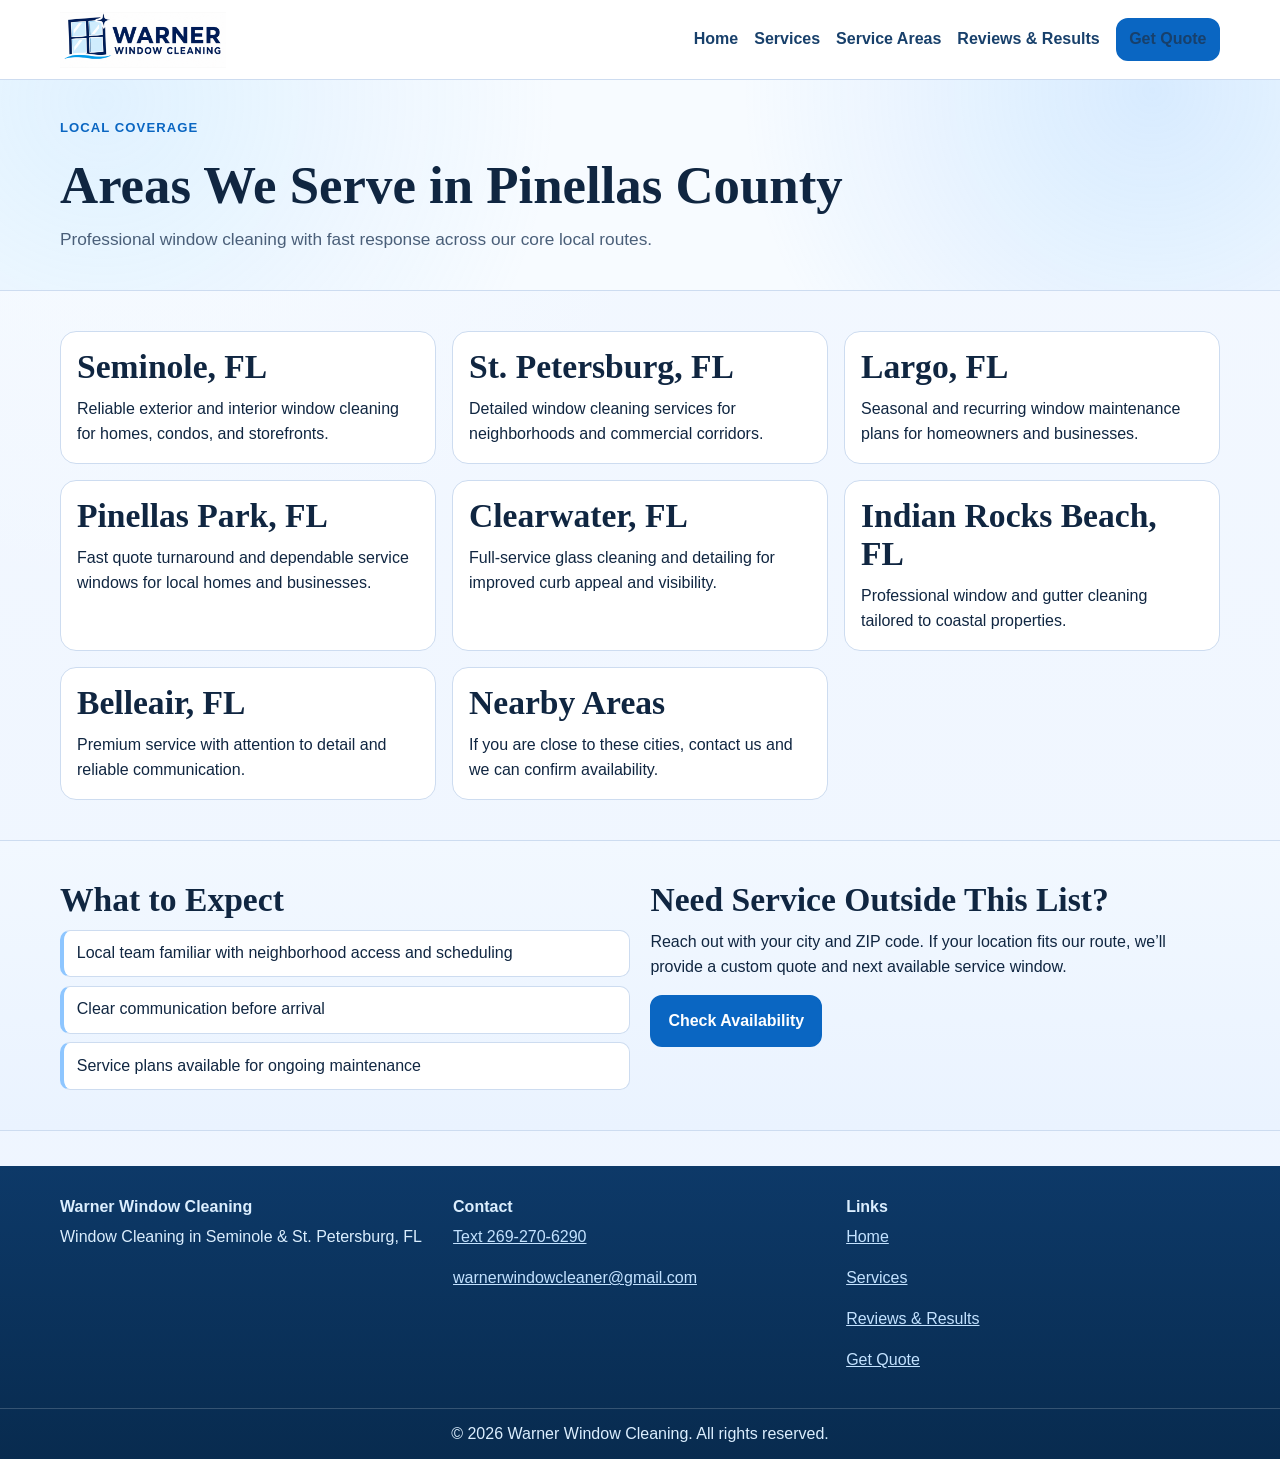
<file: service-areas.html>
<!doctype html>
<html lang="en">
  <head>
    <meta charset="UTF-8" />
    <meta name="viewport" content="width=device-width, initial-scale=1.0" />
    <title>Service Areas | Window Cleaning in Seminole, St. Pete & Pinellas</title>
    <meta
      name="description"
      content="Warner Window Cleaning serves Seminole, St. Petersburg, Indian Rocks Beach, Largo, Clearwater, and Belleair with professional window and gutter cleaning services."
    />
    <link rel="canonical" href="https://warnerwindowcleaning.com/service-areas.html" />
    <link rel="stylesheet" href="assets/styles.css" />
  </head>
  <body>
    <header class="site-header">
      <div class="container nav-wrap">
        <a class="logo" href="index.html">
          <img
            src="assets/images/logo-main.png"
            alt="Warner Window Cleaning"
          />
        </a>
        <button class="nav-toggle" aria-expanded="false" aria-controls="site-nav">Menu</button>
        <nav id="site-nav" class="site-nav" aria-label="Primary">
          <a href="index.html">Home</a>
          <a href="services.html">Services</a>
          <a href="service-areas.html" aria-current="page">Service Areas</a>
          <a href="reviews.html">Reviews & Results</a>
          <a href="contact.html" class="btn btn-sm">Get Quote</a>
        </nav>
      </div>
    </header>

    <main>
      <section class="page-hero">
        <div class="container">
          <p class="eyebrow">Local Coverage</p>
          <h1>Areas We Serve in Pinellas County</h1>
          <p class="lead">Professional window cleaning with fast response across our core local routes.</p>
        </div>
      </section>

      <section class="section">
        <div class="container cards">
          <article class="card">
            <h2>Seminole, FL</h2>
            <p>Reliable exterior and interior window cleaning for homes, condos, and storefronts.</p>
          </article>
          <article class="card">
            <h2>St. Petersburg, FL</h2>
            <p>Detailed window cleaning services for neighborhoods and commercial corridors.</p>
          </article>
          <article class="card">
            <h2>Largo, FL</h2>
            <p>Seasonal and recurring window maintenance plans for homeowners and businesses.</p>
          </article>
          <article class="card">
            <h2>Pinellas Park, FL</h2>
            <p>Fast quote turnaround and dependable service windows for local homes and businesses.</p>
          </article>
          <article class="card">
            <h2>Clearwater, FL</h2>
            <p>Full-service glass cleaning and detailing for improved curb appeal and visibility.</p>
          </article>
          <article class="card">
            <h2>Indian Rocks Beach, FL</h2>
            <p>Professional window and gutter cleaning tailored to coastal properties.</p>
          </article>
          <article class="card">
            <h2>Belleair, FL</h2>
            <p>Premium service with attention to detail and reliable communication.</p>
          </article>
          <article class="card">
            <h2>Nearby Areas</h2>
            <p>If you are close to these cities, contact us and we can confirm availability.</p>
          </article>
        </div>
      </section>

      <section class="section section-alt">
        <div class="container two-col">
          <div>
            <h2>What to Expect</h2>
            <div class="bullets">
              <p>Local team familiar with neighborhood access and scheduling</p>
              <p>Clear communication before arrival</p>
              <p>Service plans available for ongoing maintenance</p>
            </div>
          </div>
          <div>
            <h2>Need Service Outside This List?</h2>
            <p>
              Reach out with your city and ZIP code. If your location fits our route, we’ll provide a
              custom quote and next available service window.
            </p>
            <a class="btn" href="contact.html">Check Availability</a>
          </div>
        </div>
      </section>
    </main>

    <footer class="site-footer">
      <div class="container footer-grid">
        <div>
          <p class="footer-title">Warner Window Cleaning</p>
          <p>Window Cleaning in Seminole & St. Petersburg, FL</p>
        </div>
        <div>
          <p class="footer-title">Contact</p>
          <p><a href="sms:+12692706290">Text 269-270-6290</a></p>
          <p><a href="mailto:warnerwindowcleaner@gmail.com">warnerwindowcleaner@gmail.com</a></p>
        </div>
        <div>
          <p class="footer-title">Links</p>
          <p><a href="index.html">Home</a></p>
          <p><a href="services.html">Services</a></p>
          <p><a href="reviews.html">Reviews & Results</a></p>
          <p><a href="contact.html">Get Quote</a></p>
        </div>
      </div>
      <p class="copyright">© <span id="year"></span> Warner Window Cleaning. All rights reserved.</p>
    </footer>
    <script src="assets/script.js" defer></script>
  </body>
</html>
</file>
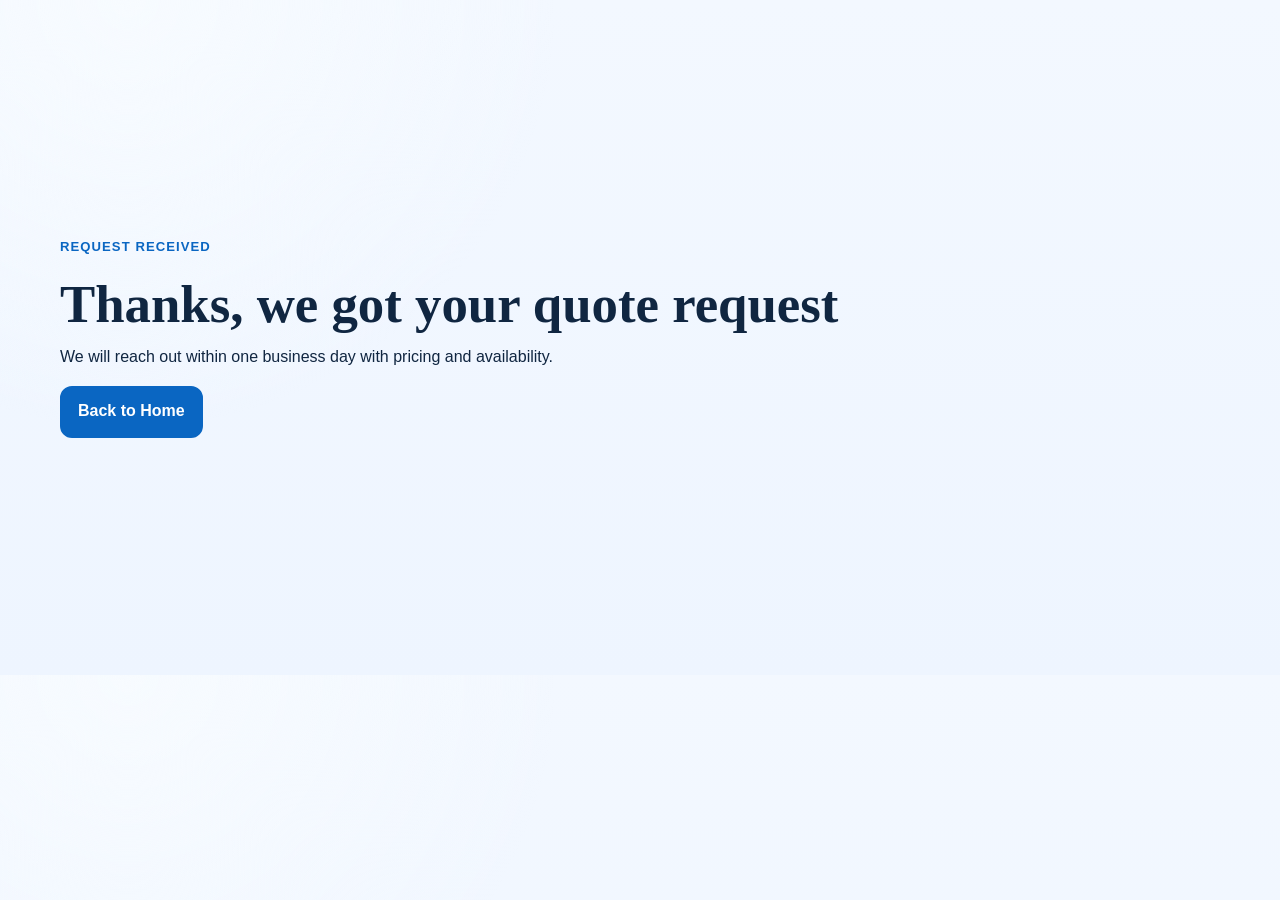
<file: thank-you.html>
<!doctype html>
<html lang="en">
  <head>
    <meta charset="UTF-8" />
    <meta name="viewport" content="width=device-width, initial-scale=1.0" />
    <title>Quote Request Received | Warner Window Cleaning</title>
    <meta name="robots" content="noindex" />
    <link rel="stylesheet" href="/assets/styles.css" />
  </head>
  <body>
    <main class="not-found">
      <div class="container">
        <p class="eyebrow">Request Received</p>
        <h1>Thanks, we got your quote request</h1>
        <p>We will reach out within one business day with pricing and availability.</p>
        <a class="btn" href="/">Back to Home</a>
      </div>
    </main>
    <script src="/assets/script.js" defer></script>
  </body>
</html>
</file>
<file: assets/styles.css>
:root {
  --bg: #eef5ff;
  --surface: #ffffff;
  --surface-soft: #f6faff;
  --text: #102641;
  --muted: #4a5f79;
  --brand: #0a66c2;
  --brand-dark: #084f97;
  --brand-soft: #d8eaff;
  --accent: #1fa7ff;
  --line: #cddcf0;
  --radius: 16px;
  --shadow: 0 12px 38px rgba(13, 64, 122, 0.12);
}

*,
*::before,
*::after {
  box-sizing: border-box;
}

html,
body {
  margin: 0;
  padding: 0;
}

body {
  font-family: "Barlow", sans-serif;
  color: var(--text);
  background:
    radial-gradient(circle at 10% 0%, #f7fbff 0%, rgba(247, 251, 255, 0) 32%),
    linear-gradient(180deg, #f3f8ff 0%, #eef5ff 100%);
  line-height: 1.55;
}

h1,
h2,
h3 {
  font-family: "Fraunces", serif;
  line-height: 1.15;
  margin: 0 0 0.65rem;
}

h1 {
  font-size: clamp(2.1rem, 5vw, 3.3rem);
}

h2 {
  font-size: clamp(1.5rem, 2.8vw, 2.1rem);
}

h3 {
  font-size: 1.2rem;
}

p {
  margin: 0 0 1rem;
}

a {
  color: var(--brand-dark);
}

.container {
  width: min(1160px, 92%);
  margin: 0 auto;
}

.skip-link {
  position: absolute;
  left: -9999px;
}

.skip-link:focus {
  left: 1rem;
  top: 1rem;
  z-index: 999;
  background: #fff;
  border: 2px solid var(--brand);
  padding: 0.6rem 0.8rem;
  border-radius: 8px;
}

.site-header {
  position: sticky;
  top: 0;
  z-index: 50;
  background: rgba(255, 255, 255, 0.94);
  border-bottom: 1px solid var(--line);
  backdrop-filter: blur(8px);
}

.nav-wrap {
  display: flex;
  align-items: center;
  justify-content: space-between;
  gap: 1rem;
  padding: 0.72rem 0;
}

.logo {
  display: inline-flex;
  align-items: center;
  text-decoration: none;
}

.logo img {
  height: 56px;
  width: auto;
  display: block;
}

.site-nav {
  display: flex;
  align-items: center;
  gap: 1rem;
}

.site-nav a {
  text-decoration: none;
  font-weight: 700;
  color: #18406b;
}

.site-nav a:hover {
  color: var(--brand);
}

.nav-toggle {
  display: none;
}

.hero {
  padding: 2.8rem 0 1.6rem;
}

.hero-grid {
  display: grid;
  grid-template-columns: 1.1fr 0.9fr;
  gap: 1.4rem;
  align-items: stretch;
}

.hero-copy {
  background: linear-gradient(170deg, #ffffff 0%, #f7fbff 100%);
  border: 1px solid var(--line);
  border-radius: 20px;
  box-shadow: var(--shadow);
  padding: 1.5rem;
}

.eyebrow {
  text-transform: uppercase;
  letter-spacing: 0.08em;
  font-weight: 800;
  color: var(--brand);
  font-size: 0.82rem;
}

.lead {
  color: var(--muted);
  max-width: 62ch;
  font-size: 1.08rem;
}

.cta-row {
  display: flex;
  flex-wrap: wrap;
  gap: 0.75rem;
  margin: 1.1rem 0 1.2rem;
}

.btn {
  display: inline-block;
  border-radius: 12px;
  padding: 0.72rem 1rem;
  border: 2px solid var(--brand);
  background: var(--brand);
  color: #fff;
  font-weight: 800;
  text-decoration: none;
  transition: 180ms ease;
}

.btn:hover,
.btn:focus {
  transform: translateY(-1px);
  background: var(--brand-dark);
  border-color: var(--brand-dark);
}

.btn-ghost {
  background: transparent;
  color: var(--brand);
}

.btn-sm {
  padding: 0.42rem 0.72rem;
}

.btn-block {
  width: 100%;
}

.trust-list {
  margin: 0 0 0.8rem;
}

.hero-media {
  background: var(--surface);
  border: 1px solid var(--line);
  border-radius: 20px;
  box-shadow: var(--shadow);
  padding: 0.8rem;
  display: grid;
  gap: 0.7rem;
}

.hero-main-image {
  width: 100%;
  height: 100%;
  min-height: 520px;
  object-fit: cover;
  object-position: center;
  border-radius: 14px;
  filter: brightness(1.06) saturate(1.04);
}

.hero-sub-grid {
  display: grid;
  grid-template-columns: repeat(2, 1fr);
  gap: 0.7rem;
}

.hero-sub-grid img {
  width: 100%;
  height: 110px;
  object-fit: cover;
  border-radius: 12px;
}

.quote-card {
  background: var(--surface);
  border: 1px solid var(--line);
  border-radius: var(--radius);
  box-shadow: var(--shadow);
  padding: 1.1rem;
}

form {
  display: grid;
  gap: 0.72rem;
}

label {
  display: grid;
  gap: 0.34rem;
  font-size: 0.95rem;
  font-weight: 700;
}

input,
select,
textarea {
  font: inherit;
  border: 1px solid var(--line);
  background: #fff;
  border-radius: 10px;
  padding: 0.62rem 0.7rem;
}

input:focus,
select:focus,
textarea:focus {
  outline: 2px solid #90cbff;
  border-color: var(--brand);
}

.hidden-field {
  position: absolute;
  left: -9999px;
}

.proof {
  padding: 1.2rem 0 2.2rem;
}

.proof h2 {
  margin-bottom: 1rem;
}

.proof-grid {
  display: grid;
  grid-template-columns: repeat(3, 1fr);
  gap: 1rem;
}

.proof-grid article {
  background: #fff;
  border: 1px solid var(--line);
  border-radius: var(--radius);
  padding: 1rem;
  box-shadow: 0 8px 24px rgba(11, 69, 133, 0.08);
}

.proof-grid .review-card {
  display: flex;
  flex-direction: column;
}

.proof-grid .review-card .review-meta {
  margin-top: auto;
  padding-top: 0.4rem;
}

.section {
  padding: 2.5rem 0;
}

.section-alt {
  background: linear-gradient(180deg, #f2f8ff 0%, #eaf3ff 100%);
  border-block: 1px solid var(--line);
}

.cards {
  display: grid;
  grid-template-columns: repeat(3, minmax(0, 1fr));
  gap: 1rem;
}

.card {
  background: var(--surface);
  border: 1px solid var(--line);
  border-radius: var(--radius);
  padding: 1rem;
}

.card p:last-child {
  margin-bottom: 0;
}

.center-link {
  text-align: center;
  margin-top: 1rem;
  font-weight: 700;
}

.local-intro-section {
  background:
    radial-gradient(circle at 85% 15%, rgba(31, 167, 255, 0.18), transparent 35%),
    linear-gradient(145deg, #0c5da8 0%, #087bc6 100%);
  color: #fff;
}

.local-intro {
  display: grid;
  grid-template-columns: minmax(0, 1.08fr) minmax(340px, 0.92fr);
  gap: 2rem;
  align-items: center;
}

.local-intro-copy h2 {
  color: #fff;
  font-size: clamp(2rem, 4vw, 3rem);
}

.local-intro-copy .eyebrow,
.local-intro-copy a:not(.btn) {
  color: #bfe5ff;
}

.local-intro-copy a:not(.btn) {
  font-weight: 800;
}

.local-intro-copy .btn {
  background: #fff;
  border-color: #fff;
  color: var(--brand-dark);
}

.local-intro-copy .btn-ghost {
  background: transparent;
  color: #fff;
}

.local-intro-photo {
  margin: 0;
  border: 6px solid rgba(255, 255, 255, 0.88);
  border-radius: 18px;
  box-shadow: 0 18px 44px rgba(0, 33, 70, 0.3);
  overflow: hidden;
}

.local-intro-photo img {
  display: block;
  width: 100%;
  height: 520px;
  object-fit: cover;
  object-position: center;
}

.bullets {
  display: grid;
  gap: 0.55rem;
}

.bullets p {
  margin: 0;
  background: #fff;
  border: 1px solid var(--line);
  border-left: 4px solid #8ec6ff;
  border-radius: 10px;
  padding: 0.65rem 0.8rem;
}

.two-col {
  display: grid;
  grid-template-columns: 1fr 1fr;
  gap: 1.3rem;
  align-items: start;
}

.map-box {
  height: 340px;
  border-radius: var(--radius);
  border: 1px solid #b8d5f4;
  background:
    linear-gradient(120deg, rgba(160, 209, 255, 0.22), rgba(255, 255, 255, 0)),
    #f7fbff;
  display: grid;
  place-items: center;
  overflow: hidden;
}

.map-box img {
  width: 100%;
  height: 100%;
  object-fit: cover;
  object-position: center 38%;
}

.map-box-contain {
  height: 520px;
  background: #eef5ff;
}

.map-box-contain img {
  object-fit: contain;
  object-position: center;
}

.cta-banner {
  border-radius: 18px;
  border: 1px solid #accff3;
  background: linear-gradient(145deg, #ffffff 0%, #edf6ff 100%);
  box-shadow: var(--shadow);
  padding: 1.25rem;
  display: flex;
  flex-wrap: wrap;
  gap: 1rem;
  justify-content: space-between;
  align-items: center;
}

.page-hero {
  padding: 2.4rem 0 1.35rem;
  background:
    radial-gradient(circle at 90% 5%, rgba(114, 184, 255, 0.24), transparent 35%),
    radial-gradient(circle at 8% 10%, rgba(143, 207, 255, 0.22), transparent 38%),
    #f7fbff;
  border-bottom: 1px solid var(--line);
}

.review-card .stars {
  font-size: 1.2rem;
  color: #f2a019;
}

.review-meta {
  margin-bottom: 0;
  font-weight: 700;
  color: #32567e;
}

.results-grid {
  display: grid;
  gap: 1rem;
}

.result-item {
  display: grid;
  grid-template-columns: 1fr;
  gap: 0.65rem;
  background: #fff;
  border: 1px solid var(--line);
  border-radius: var(--radius);
  padding: 0.8rem;
}

.result-item p {
  margin: 0;
  font-weight: 700;
}

.result-box {
  width: 100%;
  height: 280px;
  border-radius: 12px;
  object-fit: cover;
  border: 1px solid var(--line);
}

.results-showcase {
  display: grid;
  gap: 2rem;
  margin-top: 1.35rem;
}

.before-after-set h3 {
  margin-bottom: 0.2rem;
}

.before-after-grid {
  display: grid;
  grid-template-columns: repeat(2, minmax(0, 1fr));
  gap: 1rem;
  margin-top: 0.8rem;
}

.before-after-card {
  position: relative;
  margin: 0;
  overflow: hidden;
  border-radius: var(--radius);
  border: 1px solid var(--line);
  background: #fff;
  box-shadow: var(--shadow);
}

.before-after-card img {
  display: block;
  width: 100%;
  height: 520px;
  object-fit: cover;
  object-position: center;
}

.photo-label {
  position: absolute;
  top: 0.85rem;
  left: 0.85rem;
  z-index: 1;
  border-radius: 999px;
  background: rgba(16, 38, 65, 0.9);
  color: #fff;
  font-weight: 800;
  padding: 0.34rem 0.72rem;
}

.photo-label-after {
  background: rgba(10, 102, 194, 0.92);
}

.results-page-grid {
  display: grid;
  grid-template-columns: repeat(3, minmax(0, 1fr));
  gap: 1rem;
}

.project-card {
  overflow: hidden;
  border: 1px solid var(--line);
  border-radius: var(--radius);
  background: #fff;
  box-shadow: 0 10px 30px rgba(13, 64, 122, 0.1);
}

.project-card img {
  display: block;
  width: 100%;
  height: 360px;
  object-fit: cover;
  object-position: center;
}

.project-card div {
  padding: 1rem;
}

.project-card p:last-child {
  margin-bottom: 0;
}

.project-card-large {
  grid-column: span 2;
}

.project-card-wide {
  grid-column: span 1;
}

.project-card-wide img {
  height: 260px;
}

.results-three {
  display: grid;
  grid-template-columns: repeat(3, 1fr);
  gap: 0.8rem;
}

.results-three img {
  width: 100%;
  height: 180px;
  object-fit: cover;
  border-radius: 12px;
  border: 1px solid var(--line);
}

.contact-card {
  padding: 0.9rem;
  border: 1px solid var(--line);
  border-radius: var(--radius);
  background: #fff;
  margin-bottom: 1rem;
}

.site-footer {
  margin-top: 2.2rem;
  background: linear-gradient(180deg, #0d3968 0%, #082b4f 100%);
  color: #dbeefe;
  padding-top: 1.8rem;
}

.site-footer a {
  color: #c3e2ff;
}

.footer-grid {
  display: grid;
  grid-template-columns: repeat(3, 1fr);
  gap: 1.2rem;
}

.footer-title {
  margin: 0 0 0.35rem;
  font-weight: 800;
}

.copyright {
  text-align: center;
  margin: 1.2rem 0 0;
  padding: 0.8rem;
  border-top: 1px solid rgba(255, 255, 255, 0.18);
}

.not-found {
  min-height: 75vh;
  display: grid;
  place-items: center;
}

@media (max-width: 980px) {
  .hero-grid,
  .cards,
  .two-col,
  .proof-grid,
  .footer-grid,
  .results-three,
  .local-intro,
  .before-after-grid,
  .results-page-grid {
    grid-template-columns: 1fr;
  }

  .project-card-large,
  .project-card-wide {
    grid-column: span 1;
  }

  .project-card img,
  .project-card-wide img {
    height: 360px;
  }

  .local-intro-photo img {
    height: 430px;
  }

  .hero-main-image {
    height: 260px;
    min-height: 260px;
  }

  .hero-sub-grid img,
  .results-three img {
    height: 150px;
  }

  .result-box {
    height: 220px;
  }

  .before-after-card img {
    height: 430px;
  }

  .logo img {
    height: 48px;
  }

  .nav-toggle {
    display: inline-flex;
    border: 1px solid var(--line);
    background: #fff;
    border-radius: 10px;
    padding: 0.4rem 0.65rem;
    font-weight: 700;
    color: #18406b;
  }

  .site-nav {
    display: none;
    position: absolute;
    left: 4%;
    right: 4%;
    top: 4rem;
    padding: 0.8rem;
    background: #fff;
    border: 1px solid var(--line);
    border-radius: 12px;
    flex-direction: column;
    align-items: flex-start;
    box-shadow: var(--shadow);
  }

  .site-nav.open {
    display: flex;
  }
}
</file>
